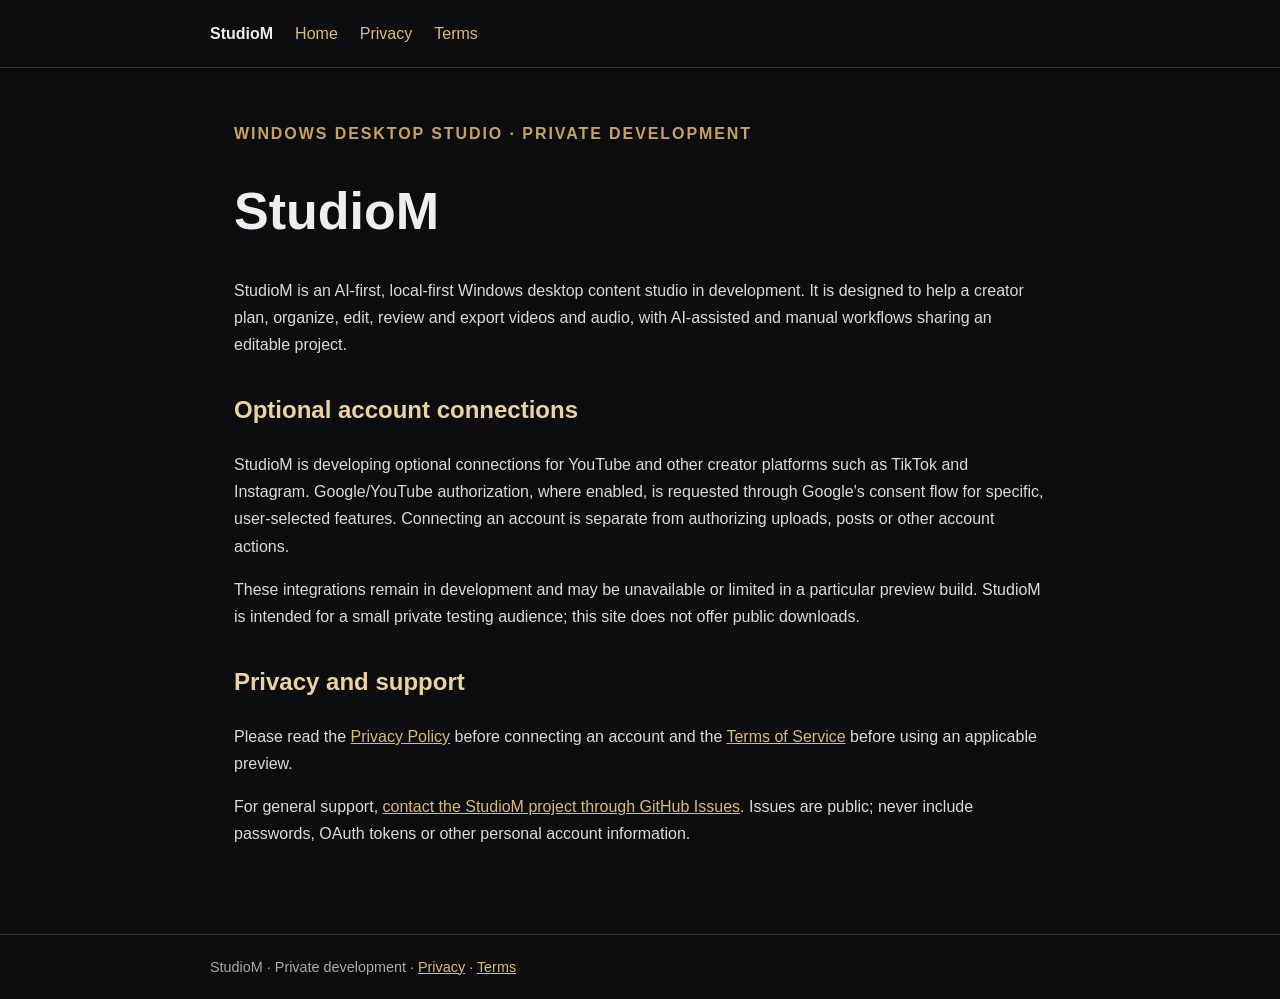
<file: index.html>
<!doctype html>
<html lang="en">
<head>
  <meta charset="utf-8">
  <meta name="viewport" content="width=device-width, initial-scale=1">
  <meta name="description" content="StudioM — a local-first AI-assisted Windows desktop studio for planning, editing and exporting media.">
  <title>StudioM — Desktop Content Studio</title>
  <link rel="stylesheet" href="style.css">
</head>
<body>
<header><nav><strong>StudioM</strong><a href="index.html">Home</a><a href="privacy.html">Privacy</a><a href="terms.html">Terms</a></nav></header>
<main>
  <p class="eyebrow">Windows desktop studio · Private development</p>
  <h1>StudioM</h1>
  <p>StudioM is an AI-first, local-first Windows desktop content studio in development. It is designed to help a creator plan, organize, edit, review and export videos and audio, with AI-assisted and manual workflows sharing an editable project.</p>
  <h2>Optional account connections</h2>
  <p>StudioM is developing optional connections for YouTube and other creator platforms such as TikTok and Instagram. Google/YouTube authorization, where enabled, is requested through Google's consent flow for specific, user-selected features. Connecting an account is separate from authorizing uploads, posts or other account actions.</p>
  <p>These integrations remain in development and may be unavailable or limited in a particular preview build. StudioM is intended for a small private testing audience; this site does not offer public downloads.</p>
  <h2>Privacy and support</h2>
  <p>Please read the <a href="privacy.html">Privacy Policy</a> before connecting an account and the <a href="terms.html">Terms of Service</a> before using an applicable preview.</p>
  <p>For general support, <a href="https://github.com/giorgioscarface/studiom-site/issues/new" rel="noopener noreferrer">contact the StudioM project through GitHub Issues</a>. Issues are public; never include passwords, OAuth tokens or other personal account information.</p>
</main>
<footer>StudioM · Private development · <a href="privacy.html">Privacy</a> · <a href="terms.html">Terms</a></footer>
</body>
</html>
</file>
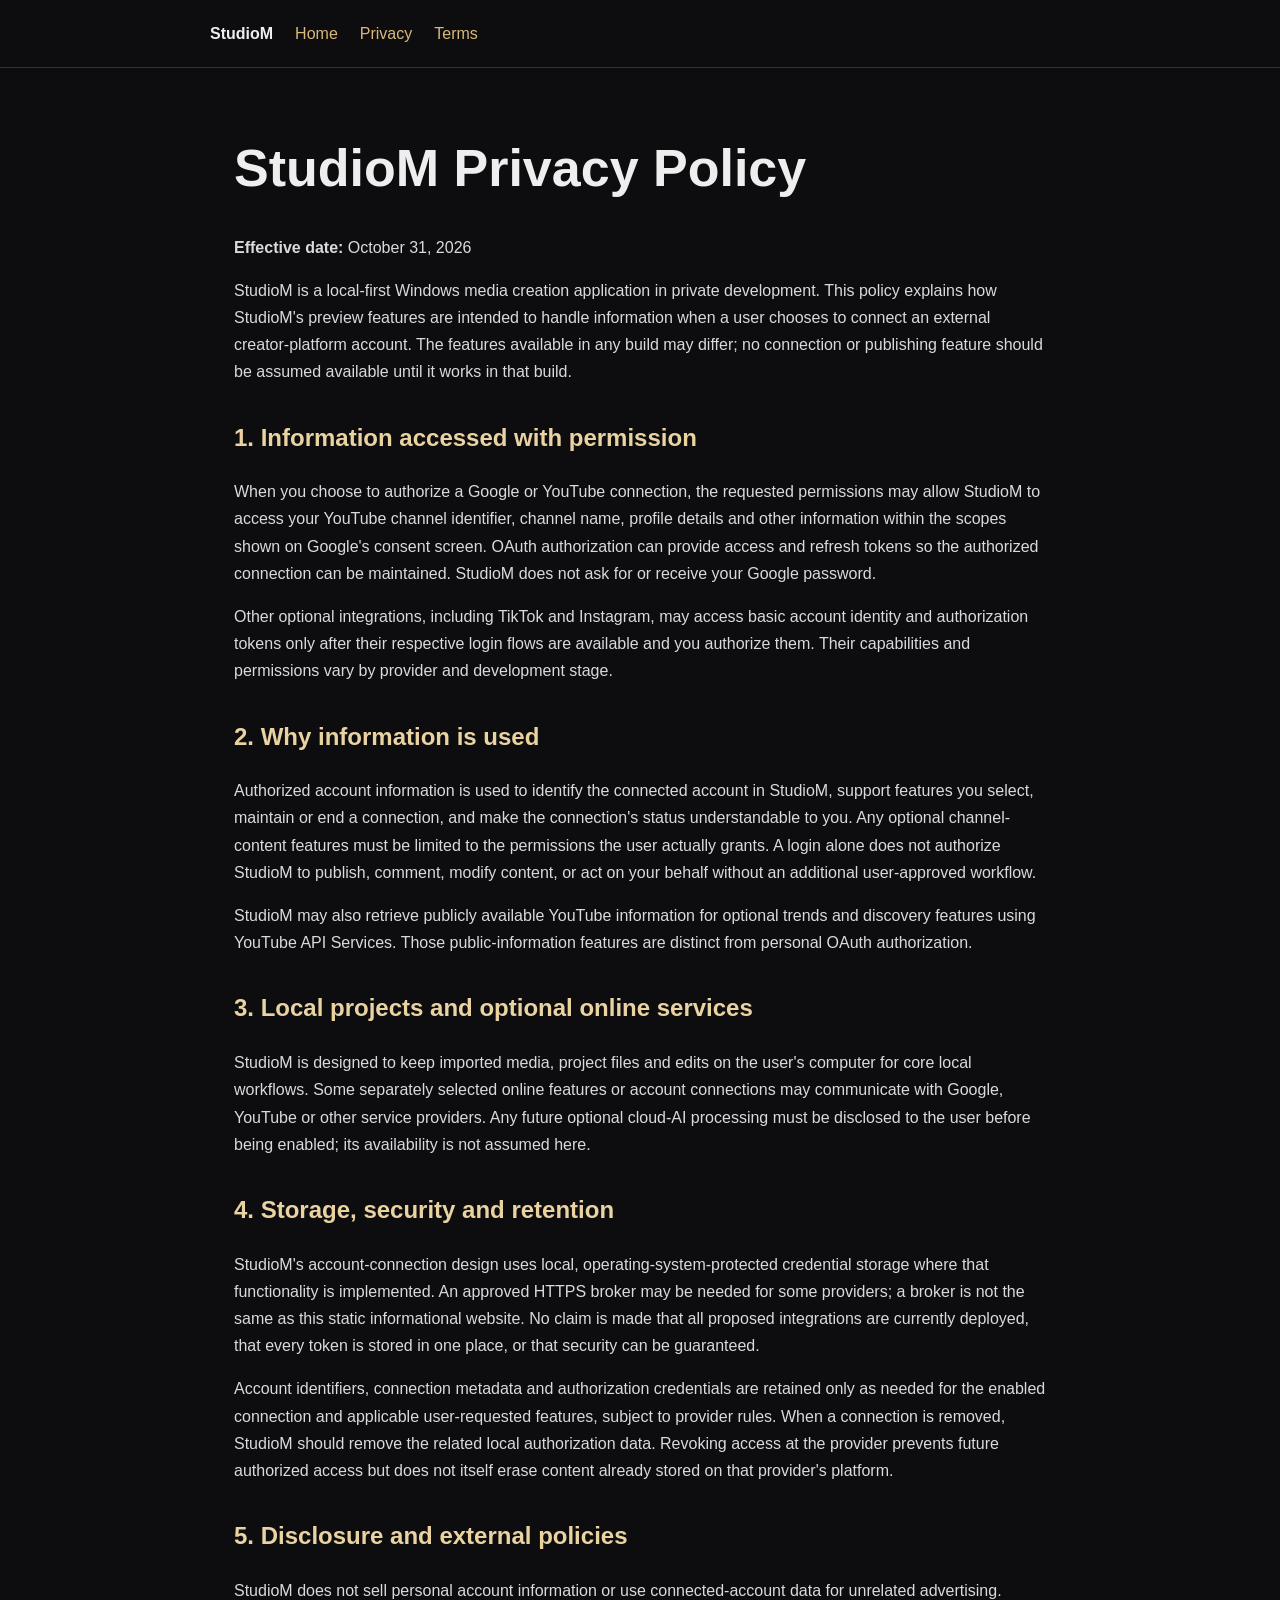
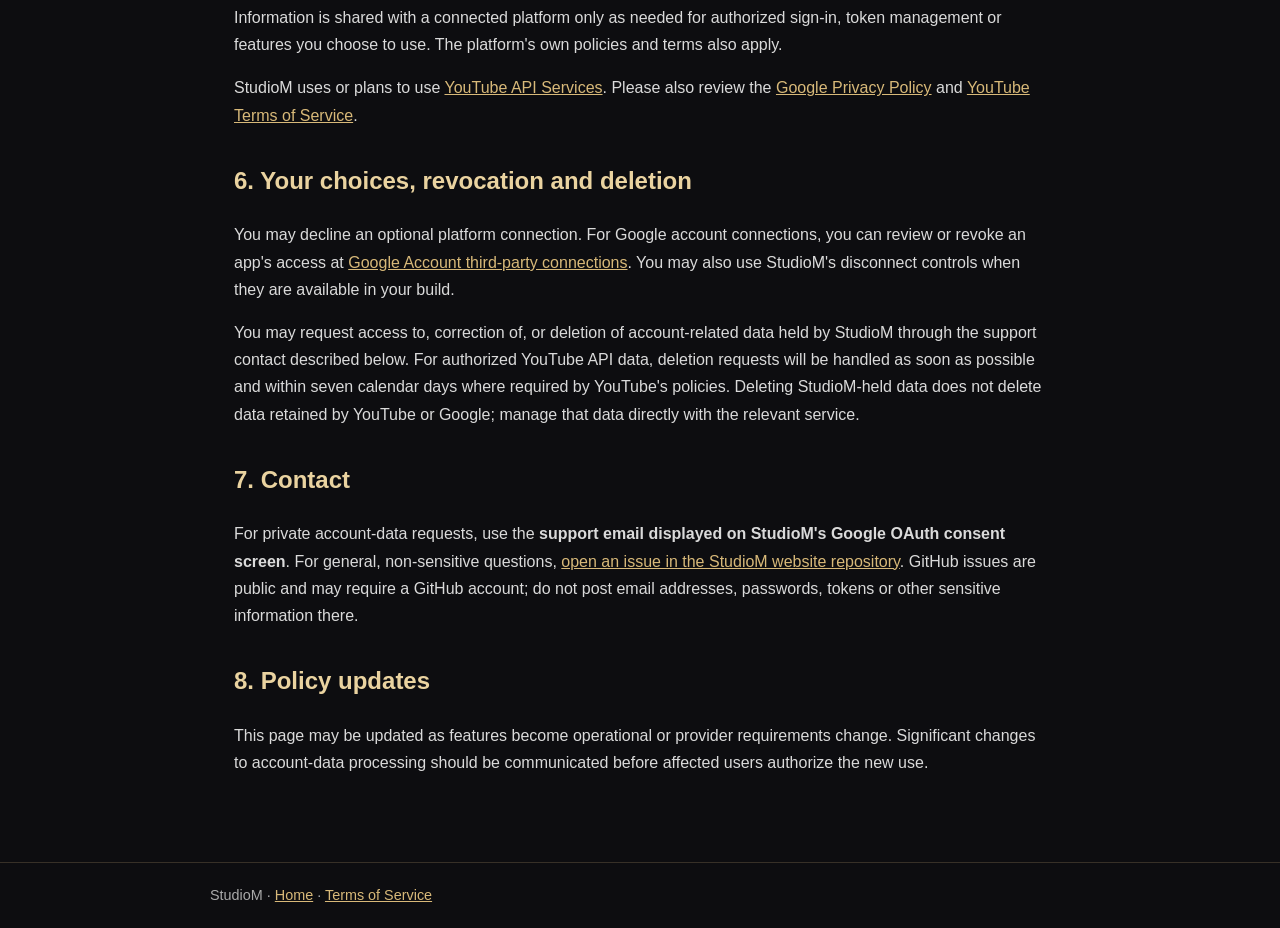
<file: privacy.html>
<!doctype html>
<html lang="en">
<head>
  <meta charset="utf-8">
  <meta name="viewport" content="width=device-width, initial-scale=1">
  <meta name="description" content="Privacy policy for StudioM's local-first Windows content studio and optional creator-platform account connections.">
  <title>Privacy Policy — StudioM</title>
  <link rel="stylesheet" href="style.css">
</head>
<body>
<header><nav><strong>StudioM</strong><a href="index.html">Home</a><a href="privacy.html">Privacy</a><a href="terms.html">Terms</a></nav></header>
<main>
  <h1>StudioM Privacy Policy</h1>
  <p><strong>Effective date:</strong> October 31, 2026</p>
  <p>StudioM is a local-first Windows media creation application in private development. This policy explains how StudioM's preview features are intended to handle information when a user chooses to connect an external creator-platform account. The features available in any build may differ; no connection or publishing feature should be assumed available until it works in that build.</p>
  <h2>1. Information accessed with permission</h2>
  <p>When you choose to authorize a Google or YouTube connection, the requested permissions may allow StudioM to access your YouTube channel identifier, channel name, profile details and other information within the scopes shown on Google's consent screen. OAuth authorization can provide access and refresh tokens so the authorized connection can be maintained. StudioM does not ask for or receive your Google password.</p>
  <p>Other optional integrations, including TikTok and Instagram, may access basic account identity and authorization tokens only after their respective login flows are available and you authorize them. Their capabilities and permissions vary by provider and development stage.</p>
  <h2>2. Why information is used</h2>
  <p>Authorized account information is used to identify the connected account in StudioM, support features you select, maintain or end a connection, and make the connection's status understandable to you. Any optional channel-content features must be limited to the permissions the user actually grants. A login alone does not authorize StudioM to publish, comment, modify content, or act on your behalf without an additional user-approved workflow.</p>
  <p>StudioM may also retrieve publicly available YouTube information for optional trends and discovery features using YouTube API Services. Those public-information features are distinct from personal OAuth authorization.</p>
  <h2>3. Local projects and optional online services</h2>
  <p>StudioM is designed to keep imported media, project files and edits on the user's computer for core local workflows. Some separately selected online features or account connections may communicate with Google, YouTube or other service providers. Any future optional cloud-AI processing must be disclosed to the user before being enabled; its availability is not assumed here.</p>
  <h2>4. Storage, security and retention</h2>
  <p>StudioM's account-connection design uses local, operating-system-protected credential storage where that functionality is implemented. An approved HTTPS broker may be needed for some providers; a broker is not the same as this static informational website. No claim is made that all proposed integrations are currently deployed, that every token is stored in one place, or that security can be guaranteed.</p>
  <p>Account identifiers, connection metadata and authorization credentials are retained only as needed for the enabled connection and applicable user-requested features, subject to provider rules. When a connection is removed, StudioM should remove the related local authorization data. Revoking access at the provider prevents future authorized access but does not itself erase content already stored on that provider's platform.</p>
  <h2>5. Disclosure and external policies</h2>
  <p>StudioM does not sell personal account information or use connected-account data for unrelated advertising. Information is shared with a connected platform only as needed for authorized sign-in, token management or features you choose to use. The platform's own policies and terms also apply.</p>
  <p>StudioM uses or plans to use <a href="https://developers.google.com/youtube/v3" rel="noopener noreferrer">YouTube API Services</a>. Please also review the <a href="https://policies.google.com/privacy" rel="noopener noreferrer">Google Privacy Policy</a> and <a href="https://www.youtube.com/t/terms" rel="noopener noreferrer">YouTube Terms of Service</a>.</p>
  <h2>6. Your choices, revocation and deletion</h2>
  <p>You may decline an optional platform connection. For Google account connections, you can review or revoke an app's access at <a href="https://myaccount.google.com/connections" rel="noopener noreferrer">Google Account third-party connections</a>. You may also use StudioM's disconnect controls when they are available in your build.</p>
  <p>You may request access to, correction of, or deletion of account-related data held by StudioM through the support contact described below. For authorized YouTube API data, deletion requests will be handled as soon as possible and within seven calendar days where required by YouTube's policies. Deleting StudioM-held data does not delete data retained by YouTube or Google; manage that data directly with the relevant service.</p>
  <h2>7. Contact</h2>
  <p>For private account-data requests, use the <strong>support email displayed on StudioM's Google OAuth consent screen</strong>. For general, non-sensitive questions, <a href="https://github.com/giorgioscarface/studiom-site/issues/new" rel="noopener noreferrer">open an issue in the StudioM website repository</a>. GitHub issues are public and may require a GitHub account; do not post email addresses, passwords, tokens or other sensitive information there.</p>
  <h2>8. Policy updates</h2>
  <p>This page may be updated as features become operational or provider requirements change. Significant changes to account-data processing should be communicated before affected users authorize the new use.</p>
</main>
<footer>StudioM · <a href="index.html">Home</a> · <a href="terms.html">Terms of Service</a></footer>
</body>
</html>
</file>
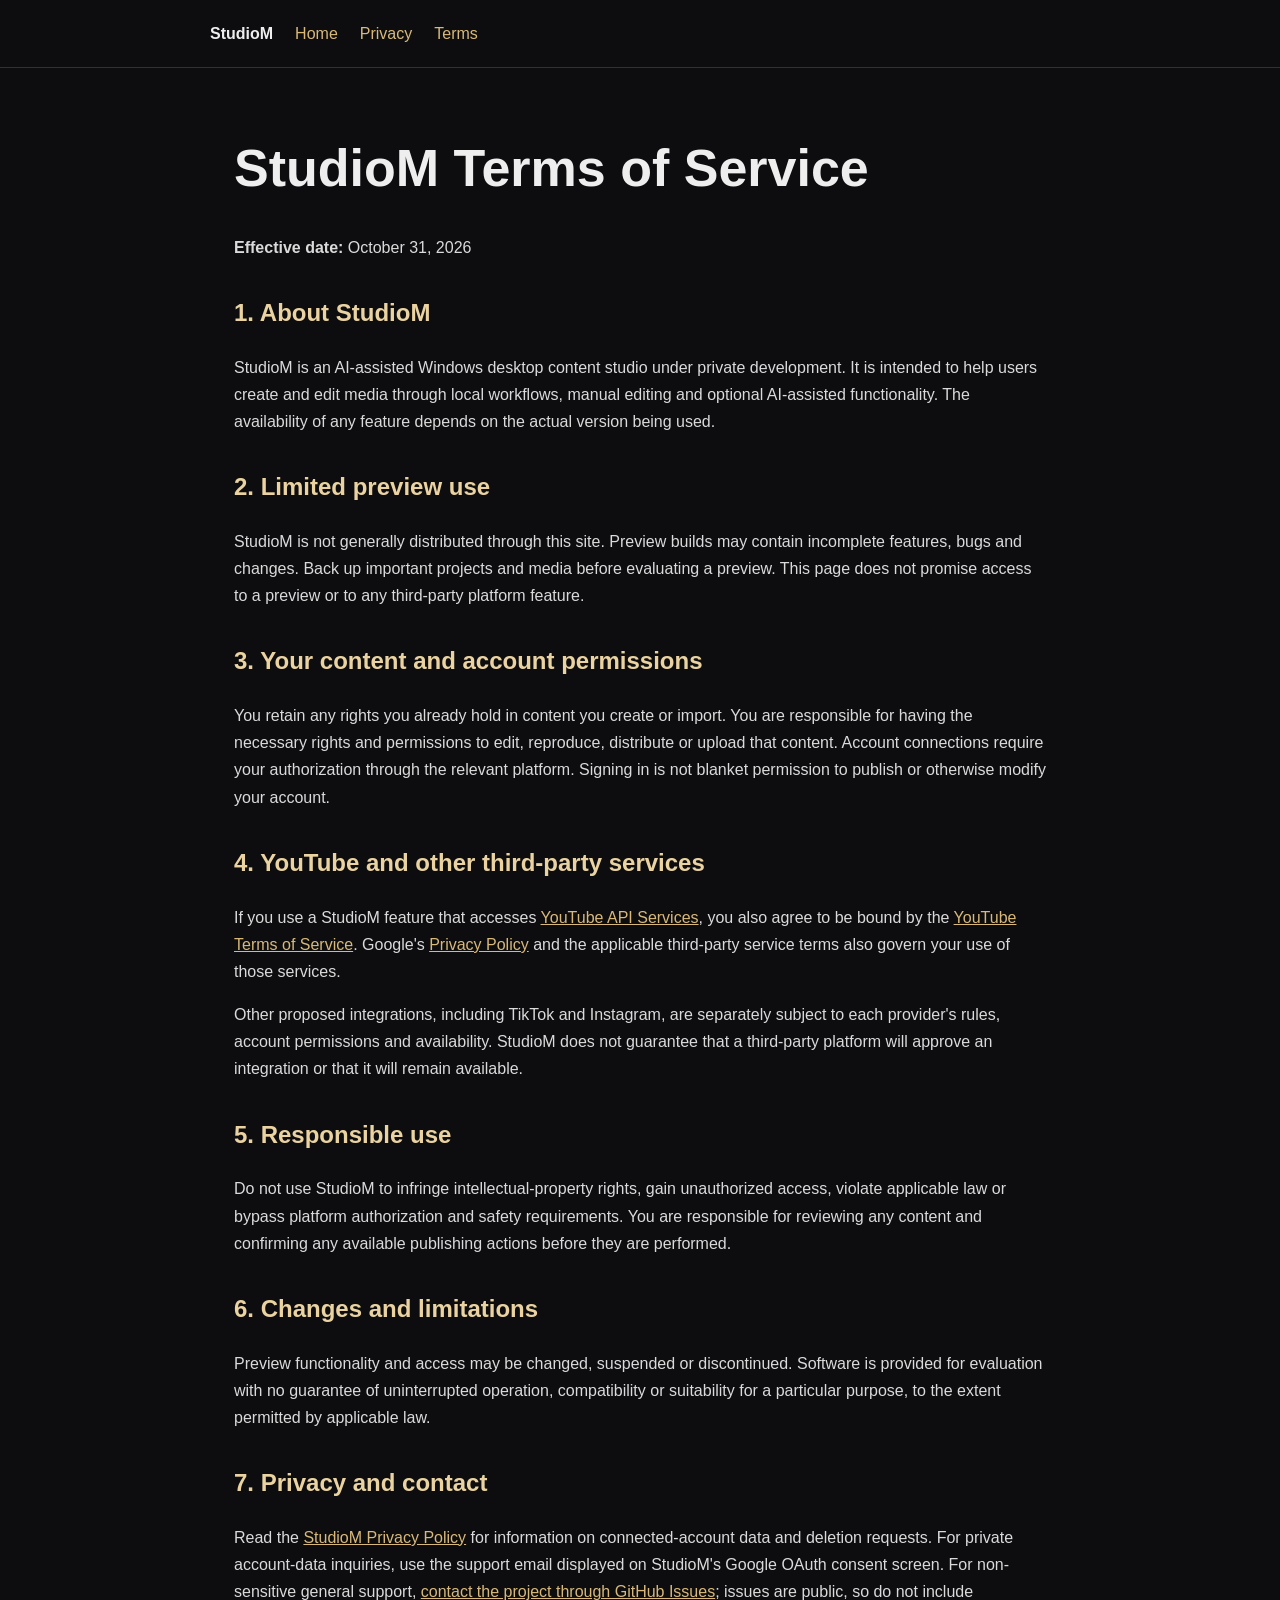
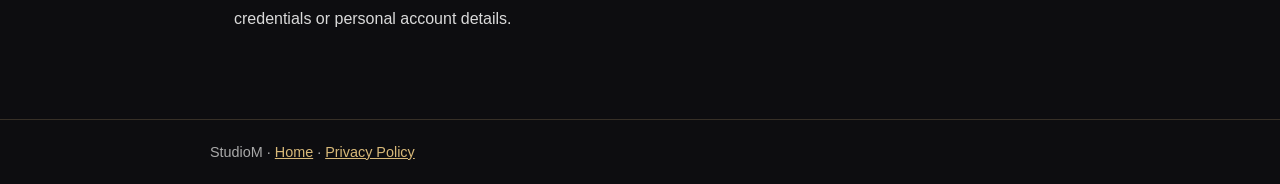
<file: terms.html>
<!doctype html>
<html lang="en">
<head>
  <meta charset="utf-8">
  <meta name="viewport" content="width=device-width, initial-scale=1">
  <meta name="description" content="Terms governing limited private preview access to StudioM, a Windows desktop content studio.">
  <title>Terms of Service — StudioM</title>
  <link rel="stylesheet" href="style.css">
</head>
<body>
<header><nav><strong>StudioM</strong><a href="index.html">Home</a><a href="privacy.html">Privacy</a><a href="terms.html">Terms</a></nav></header>
<main>
  <h1>StudioM Terms of Service</h1>
  <p><strong>Effective date:</strong> October 31, 2026</p>
  <h2>1. About StudioM</h2>
  <p>StudioM is an AI-assisted Windows desktop content studio under private development. It is intended to help users create and edit media through local workflows, manual editing and optional AI-assisted functionality. The availability of any feature depends on the actual version being used.</p>
  <h2>2. Limited preview use</h2>
  <p>StudioM is not generally distributed through this site. Preview builds may contain incomplete features, bugs and changes. Back up important projects and media before evaluating a preview. This page does not promise access to a preview or to any third-party platform feature.</p>
  <h2>3. Your content and account permissions</h2>
  <p>You retain any rights you already hold in content you create or import. You are responsible for having the necessary rights and permissions to edit, reproduce, distribute or upload that content. Account connections require your authorization through the relevant platform. Signing in is not blanket permission to publish or otherwise modify your account.</p>
  <h2>4. YouTube and other third-party services</h2>
  <p>If you use a StudioM feature that accesses <a href="https://developers.google.com/youtube/v3" rel="noopener noreferrer">YouTube API Services</a>, you also agree to be bound by the <a href="https://www.youtube.com/t/terms" rel="noopener noreferrer">YouTube Terms of Service</a>. Google's <a href="https://policies.google.com/privacy" rel="noopener noreferrer">Privacy Policy</a> and the applicable third-party service terms also govern your use of those services.</p>
  <p>Other proposed integrations, including TikTok and Instagram, are separately subject to each provider's rules, account permissions and availability. StudioM does not guarantee that a third-party platform will approve an integration or that it will remain available.</p>
  <h2>5. Responsible use</h2>
  <p>Do not use StudioM to infringe intellectual-property rights, gain unauthorized access, violate applicable law or bypass platform authorization and safety requirements. You are responsible for reviewing any content and confirming any available publishing actions before they are performed.</p>
  <h2>6. Changes and limitations</h2>
  <p>Preview functionality and access may be changed, suspended or discontinued. Software is provided for evaluation with no guarantee of uninterrupted operation, compatibility or suitability for a particular purpose, to the extent permitted by applicable law.</p>
  <h2>7. Privacy and contact</h2>
  <p>Read the <a href="privacy.html">StudioM Privacy Policy</a> for information on connected-account data and deletion requests. For private account-data inquiries, use the support email displayed on StudioM's Google OAuth consent screen. For non-sensitive general support, <a href="https://github.com/giorgioscarface/studiom-site/issues/new" rel="noopener noreferrer">contact the project through GitHub Issues</a>; issues are public, so do not include credentials or personal account details.</p>
</main>
<footer>StudioM · <a href="index.html">Home</a> · <a href="privacy.html">Privacy Policy</a></footer>
</body>
</html>
</file>
<file: style.css>
:root{color-scheme:dark;font-family:Inter,Segoe UI,Arial,sans-serif;background:#0d0d10;color:#eee}*{box-sizing:border-box}body{margin:0;line-height:1.7}header,footer{border-color:#373027;border-style:solid;border-width:0 0 1px;padding:20px max(24px,calc((100vw - 860px)/2))}footer{border-width:1px 0 0;font-size:.9rem;color:#aaa}a{color:#d8b979}nav{display:flex;gap:22px;flex-wrap:wrap}nav a{text-decoration:none}main{max-width:860px;margin:0 auto;padding:36px 24px 70px}h1{font-size:clamp(2rem,5vw,3.25rem);line-height:1.15}h2{margin-top:32px;color:#ead3a0}p,li{color:#dadada}.eyebrow{color:#c6a261;text-transform:uppercase;letter-spacing:.12em;font-weight:700}.notice{padding:16px 20px;border-left:3px solid #b78e4b;background:#1a1714}small{color:#bbb}
</file>
